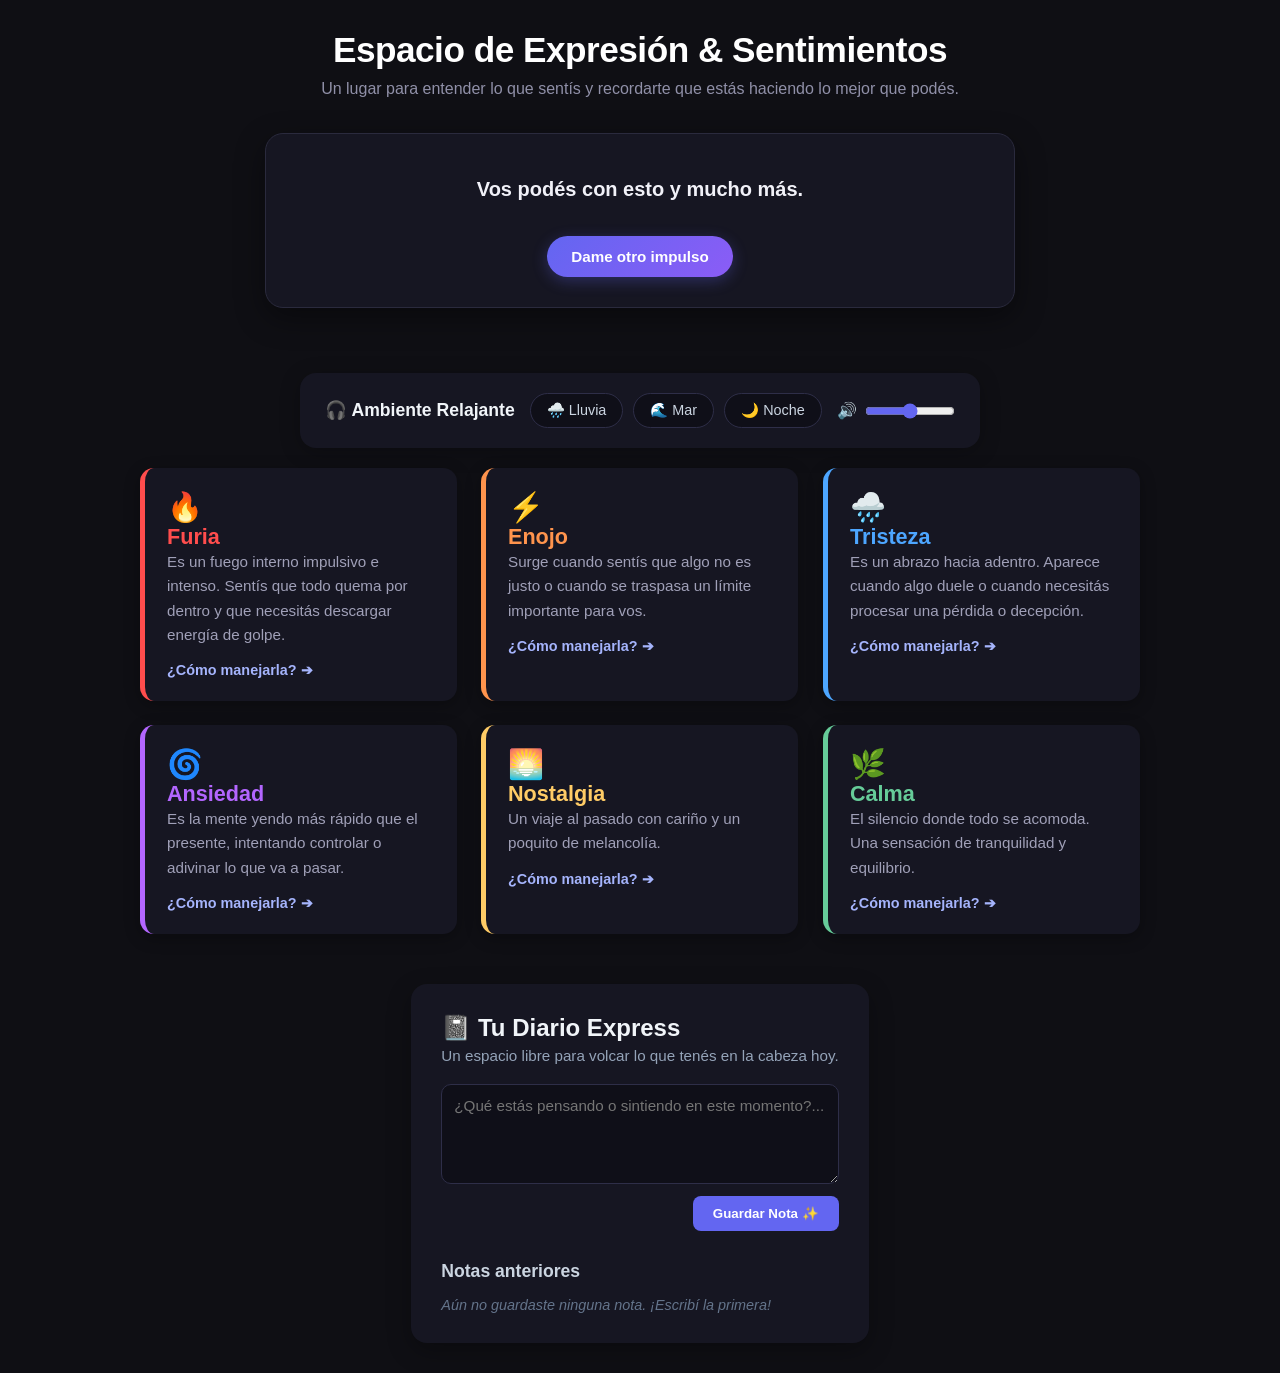
<file: index.html>
<!DOCTYPE html>
<html lang="en">
<head>
    <meta charset="UTF-8">
    <meta name="viewport" content="width=device-width, initial-scale=1.0">
    <title>Espacio de Expresión & Calma</title>
    <link rel="stylesheet" href="style.css">
</head>
<body>
    <header class="encabezado">
        <h1>Espacio de Expresión & Sentimientos</h1>
        <p>Un lugar para entender lo que sentís y recordarte que estás haciendo lo mejor que podés.</p>
    </header>
 
    <section class="seccion-motivacion">
        <div class="caja-frase">
          <p id="texto-frase">Cargando mensaje...</p>
          <button id="btn-frase">Dame otro impulso</button>
        </div>
    </section>

     <section class="seccion-ambientador">
  <h3>🎧 Ambiente Relajante</h3>
  <div class="botones-sonido">
    <button class="btn-sonido" data-sonido="lluvia">🌧️ Lluvia</button>
    <button class="btn-sonido" data-sonido="mar">🌊 Mar</button>
    <button class="btn-sonido" data-sonido="noche">🌙 Noche</button>
  </div>
  <div class="control-volumen">
    <span>🔊</span>
    <input type="range" id="slider-volumen" min="0" max="1" step="0.1" value="0.5">
  </div>
</section>

    <main class="contenedor-principal">
        <div id="contenedor-emociones" class="grilla-emociones"></div>

    </main>

    <section class="seccion-diario">
  <h2>📓 Tu Diario Express</h2>
  <p class="subtitulo-diario">Un espacio libre para volcar lo que tenés en la cabeza hoy.</p>
  
  <div class="caja-diario">
    <textarea id="texto-nota" placeholder="¿Qué estás pensando o sintiendo en este momento?..."></textarea>
    <button id="btn-guardar-nota" class="btn-guardar">Guardar Nota ✨</button>
  </div>

  <div class="historial-notas">
    <h3>Notas anteriores</h3>
    <div id="lista-notas">
    </div>
  </div>
</section>
    <script type="module" src="js/main.js"></script>
</body>
</html>
</file>
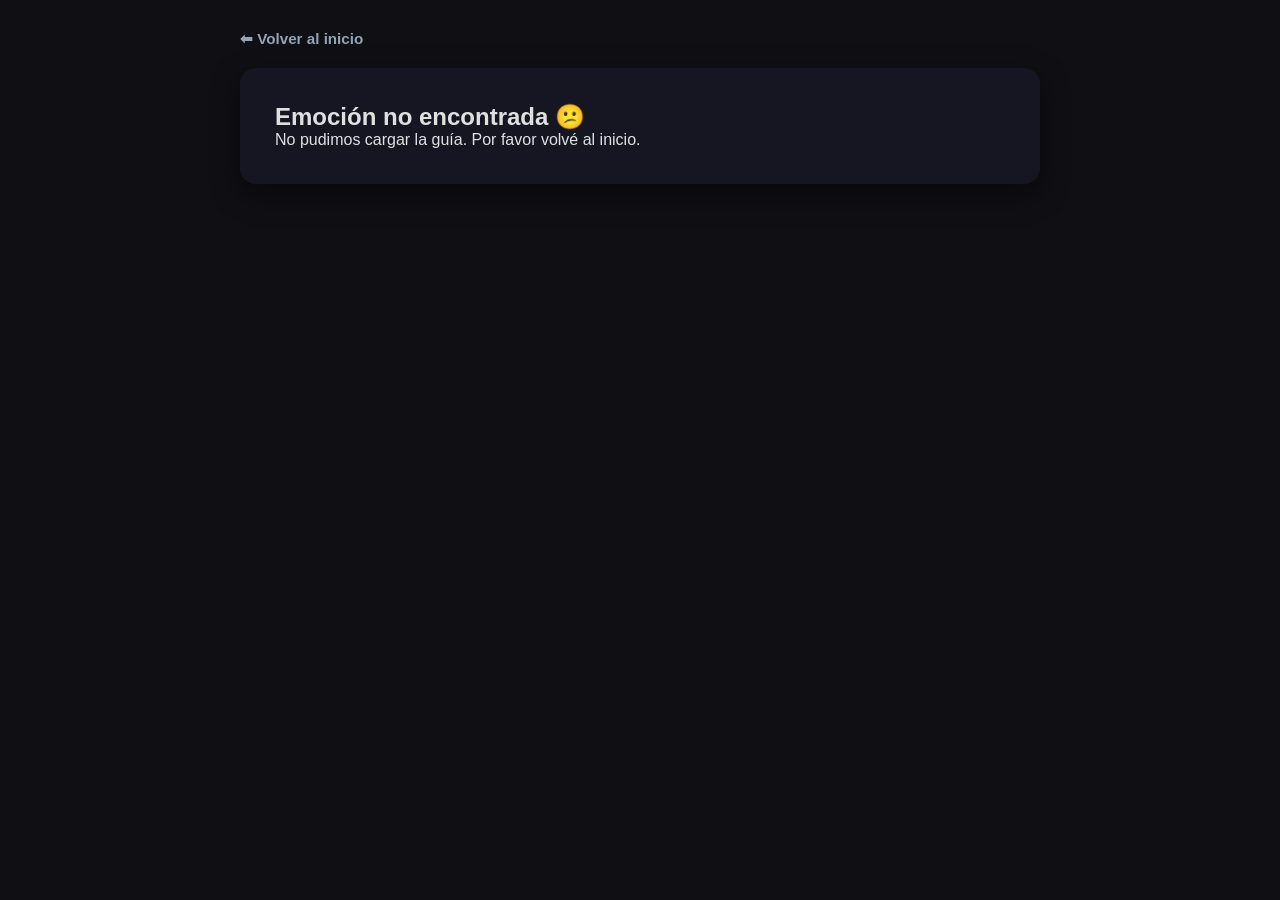
<file: detalle.html>
<!DOCTYPE html>
<html lang="es">
<head>
  <meta charset="UTF-8">
  <meta name="viewport" content="width=device-width, initial-scale=1.0">
  <title>Guía de Gestión Emocional</title>
  <link rel="stylesheet" href="style.css">
</head>
<body>

  <header class="encabezado-detalle">
    <a href="index.html" class="btn-volver">⬅ Volver al inicio</a>
  </header>

  <main class="contenedor-detalle" id="contenido-guia">
    <p>Cargando guía...</p>
  </main>

  <script type="module" src="js/detalle.js"></script>
</body>
</html>
</file>
<file: style.css>
*{
    box-sizing: border-box;
    margin: 0;
    padding: 0;
    font-family: 'Segoe UI', Tahoma, Geneva, Verdana, sans-serif;
}
body{
    background-color: #0f0f14;
    color: #e0e0e0;
    padding: 30px 20px;
    display: flex;
    flex-direction: column;
    align-items: center;
    min-height: 100vh;
}
.encabezado{
    text-align: center;
    margin-bottom: 35px;
}
.encabezado h1{
    font-size: 2.2rem;
    color: #ffffff;
    margin-bottom: 10px;
    letter-spacing: -0.5px;
}
.encabezado p{
    color: #9090a8;
    font-size: 1rem;
}
.seccion-motivacion{
    width: 100%;
    max-width: 750px;
    margin-bottom: 45px;
}
.caja-frase{
    background: #161622;
    border: 1px solid #2a2a3d;
    border-radius: 18px;
    padding: 30px;
    text-align: center;
    box-shadow: 0 10px 30px rgba(0, 0 , 0, 0.4);
}
#texto-frase{
    font-size: 1.25rem;
    font-weight: 600;
    color: #f1f1f8;
    margin-bottom: 22px;
    min-height: 50px;
    display: flex;
    align-items: center;
    justify-content: center;
    transition: opacity 0.3s ease-in-out;
}
#btn-frase{
    background: linear-gradient(135deg, #6366f1, #8b5cf6);
    color: #ffffff;
    border: none;
    padding: 12px 24px;
    font-size: 0.95rem;
    font-weight: 600;
    border-radius: 25px;
    cursor: pointer;
    box-shadow: 0 4px 15px rgba(99, 102, 241, 0.3);
    transition: transform 0.2 ease, box-shadow 0.2s ease;
}
#btn-frase :hover{
    transform: translateY(-2px);
    box-shadow: 0 6px 20px rgba(99, 102, 241, 0.5);
}
#btn-frase :active{
    transform: translateY(0);
}
.contenedor-principal{
    width: 100%;
    max-width: 1000px;
}
.grilla-emociones{
    display: grid;
    grid-template-columns: repeat(auto-fit, minmax(290px, 1fr));
    gap: 24px;
}
.tarjeta-emocion{
    background: #161622;
    border-left: 5px solid #ccc;
    border-radius: 14px;
    padding: 22px;
    box-shadow: 0 4px 16px rgba(0, 0 , 0, 0.3);
    transition: transform 0.3  cubic-bezier(0.25, 0.8, 0.25, 1), box-shadow 0.3s ease;
    will-change: transform;
}
.tarjeta-emocion :hover{
    transform: translateY(-4px);
    box-shadow: 0 8px 24px rgba(0, 0 , 0, 0.5);
}
.emocion-encabezado .emoji{
    font-size: 1.8rem;
}
.emocion-encabezado h3{
    font-size: 1.35rem;
    font-weight: 700;
}
.emocion-descripcion{
    line-height: 1.6;
    color: #a0a0b8;
    font-size: 0.95rem;
}

/* Botón "¿Cómo manejarla?" en la tarjeta */
.btn-manejar {
  display: inline-block;
  margin-top: 15px;
  color: #a5b4fc;
  font-size: 0.9rem;
  font-weight: 600;
  text-decoration: none;
  transition: color 0.2s ease, transform 0.2s ease;
}

.btn-manejar:hover {
  color: #ffffff;
  transform: translateX(4px);
}
.encabezado-detalle {
  width: 100%;
  max-width: 800px;
  margin-bottom: 20px;
}

.btn-volver {
  color: #94a3b8;
  text-decoration: none;
  font-weight: 600;
  font-size: 0.95rem;
  transition: color 0.2s;
}

.btn-volver:hover {
  color: #ffffff;
}

.contenedor-detalle {
  width: 100%;
  max-width: 800px;
}

.caja-guia {
  background: #161622;
  border-radius: 16px;
  padding: 35px;
  box-shadow: 0 10px 30px rgba(0, 0, 0, 0.4);
}

.guia-titulo {
  display: flex;
  align-items: center;
  gap: 15px;
  margin-bottom: 30px;
}

.emoji-grande {
  font-size: 3rem;
}

.bloque-guia {
  margin-bottom: 28px;
}

.bloque-guia h3 {
  font-size: 1.2rem;
  color: #f1f5f9;
  margin-bottom: 12px;
}

.bloque-guia ul {
  list-style: disc;
  padding-left: 20px;
  color: #cbd5e1;
  line-height: 1.7;
}

.bloque-guia.destacada {
  padding: 20px;
  border-radius: 12px;
  border: 1px solid rgba(255, 255, 255, 0.1);
}

.bloque-guia.destacada ul {
  list-style: none;
  padding-left: 0;
}

.bloque-guia.destacada li {
  margin-bottom: 12px;
}

.bloque-guia.destacada li:last-child {
  margin-bottom: 0;
}
.seccion-diario {
  margin-top: 50px;
  background: #161622;
  padding: 30px;
  border-radius: 16px;
  box-shadow: 0 8px 24px rgba(0, 0, 0, 0.3);
}

.seccion-diario h2 {
  color: #f1f5f9;
  margin-bottom: 5px;
}

.subtitulo-diario {
  color: #94a3b8;
  font-size: 0.95rem;
  margin-bottom: 20px;
}

.caja-diario {
  display: flex;
  flex-direction: column;
  gap: 12px;
  margin-bottom: 30px;
}

#texto-nota {
  width: 100%;
  height: 100px;
  background: #0f0f18;
  border: 1px solid #2e2e48;
  border-radius: 10px;
  padding: 12px;
  color: #ffffff;
  font-family: inherit;
  font-size: 0.95rem;
  resize: vertical;
  outline: none;
}

#texto-nota:focus {
  border-color: #6366f1;
}

.btn-guardar {
  align-self: flex-end;
  background: #6366f1;
  color: white;
  border: none;
  padding: 10px 20px;
  border-radius: 8px;
  font-weight: 600;
  cursor: pointer;
  transition: background 0.2s ease, transform 0.2s ease;
}

.btn-guardar:hover {
  background: #4f46e5;
  transform: translateY(-2px);
}

.historial-notas h3 {
  color: #cbd5e1;
  font-size: 1.1rem;
  margin-bottom: 15px;
}

.diario-vacio {
  color: #64748b;
  font-style: italic;
  font-size: 0.9rem;
}

.tarjeta-nota {
  background: #0f0f18;
  border: 1px solid #2e2e48;
  border-radius: 10px;
  padding: 15px;
  margin-bottom: 12px;
}

.nota-encabezado {
  display: flex;
  justify-content: space-between;
  align-items: center;
  margin-bottom: 8px;
}

.nota-fecha {
  color: #818cf8;
  font-size: 0.8rem;
  font-weight: 600;
}

.btn-borrar-nota {
  background: transparent;
  border: none;
  cursor: pointer;
  opacity: 0.6;
  transition: opacity 0.2s;
}

.btn-borrar-nota:hover {
  opacity: 1;
}

.nota-contenido {
  color: #e2e8f0;
  font-size: 0.95rem;
  white-space: pre-wrap; 
  line-height: 1.5;
}
.seccion-ambientador {
  margin-top: 30px;
  background: #161622;
  padding: 20px 25px;
  border-radius: 16px;
  display: flex;
  flex-wrap: wrap;
  align-items: center;
  justify-content: space-between;
  gap: 15px;
  box-shadow: 0 4px 20px rgba(0, 0, 0, 0.25);
  max-width: 900px; 
  margin: 20px auto;
}

.seccion-ambientador h3 {
  color: #f1f5f9;
  font-size: 1.1rem;
  margin: 0;
}

.botones-sonido {
  display: flex;
  gap: 10px;
}

.btn-sonido {
  background: #0f0f18;
  border: 1px solid #2e2e48;
  color: #cbd5e1;
  padding: 8px 16px;
  border-radius: 20px;
  font-size: 0.9rem;
  cursor: pointer;
  transition: all 0.3s ease;
}

.btn-sonido:hover {
  background: #1e1e30;
  border-color: #6366f1;
}
.btn-sonido.activo {
  background: #6366f1;
  color: white;
  border-color: #818cf8;
  box-shadow: 0 0 12px rgba(99, 102, 241, 0.4);
}

.control-volumen {
  display: flex;
  align-items: center;
  gap: 8px;
  color: #94a3b8;
}

#slider-volumen {
  accent-color: #6366f1;
  cursor: pointer;
  width: 90px;
}
</file>
